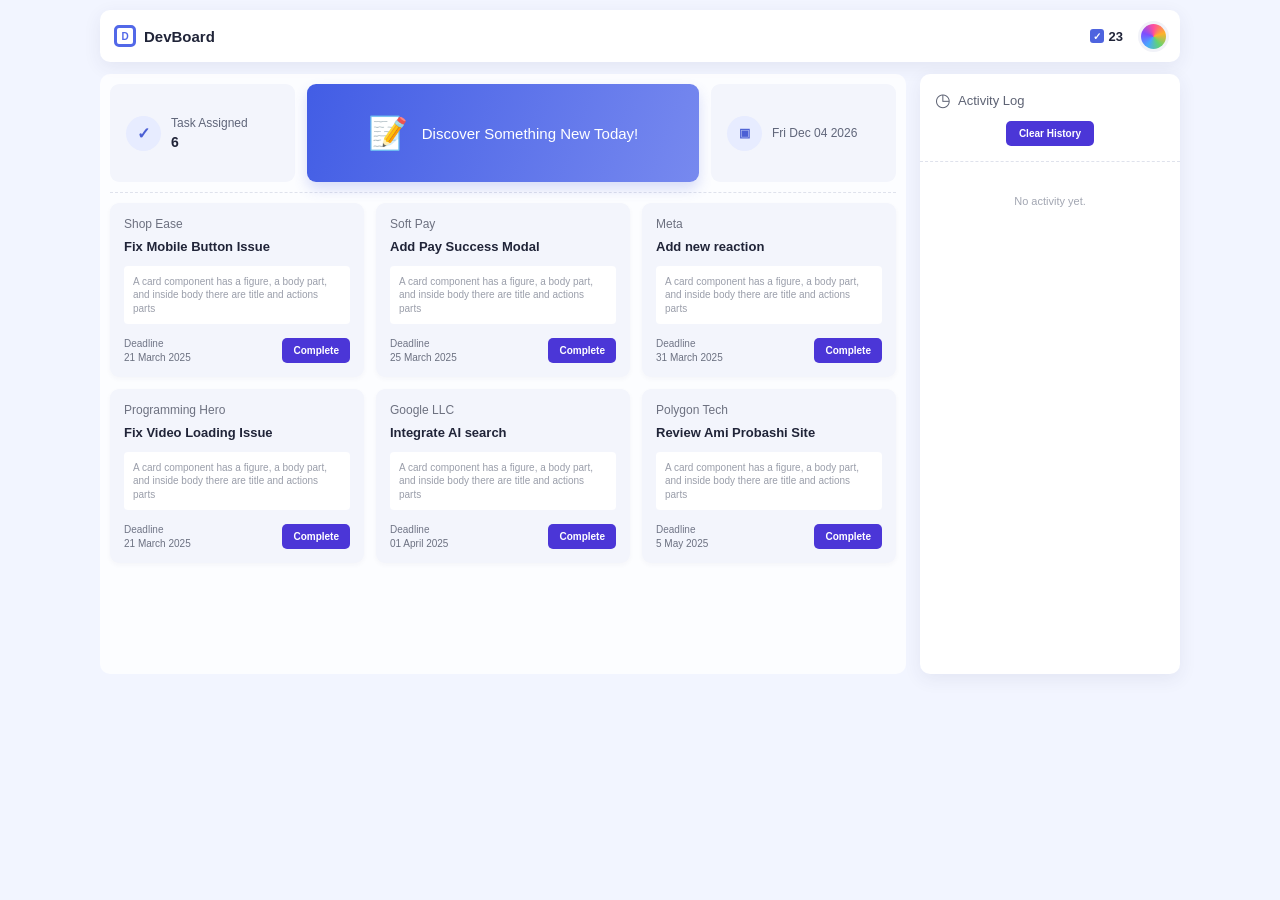
<file: index.html>
<!DOCTYPE html>
<html lang="en">
<head>
    <meta charset="UTF-8">
    <meta name="viewport" content="width=device-width, initial-scale=1.0">
    <title>DevBoard</title>
    <link rel="stylesheet" href="style.css">
</head>
<body>
    <header class="topbar">
        <div class="brand">
            <div class="brand-icon">D</div>
            <span>DevBoard</span>
        </div>

        <div class="top-actions">
            <div class="completed-counter">
                <span class="check-icon">✓</span>
                <span id="completedCount">23</span>
            </div>
            <button id="colorChangeBtn" class="color-button" type="button" aria-label="Change background color">
                <span></span>
            </button>
        </div>
    </header>

    <main class="dashboard">
        <section class="main-section">
            <div class="summary-row">
                <div class="summary-card assigned-card">
                    <div class="summary-icon">✓</div>
                    <div>
                        <p>Task Assigned</p>
                        <strong id="taskCount">6</strong>
                    </div>
                </div>

                <button id="discoverBtn" class="discover-card" type="button">
                    <span class="discover-icon">📝</span>
                    <span>Discover Something New Today!</span>
                </button>

                <div class="summary-card date-card">
                    <div class="calendar-icon">▣</div>
                    <span id="currentDate">Tue Feb 25 2025</span>
                </div>
            </div>

            <div id="taskGrid" class="task-grid"></div>
        </section>

        <aside class="activity-panel">
            <div class="activity-header">
                <div class="activity-title">
                    <span class="history-icon">◷</span>
                    <span>Activity Log</span>
                </div>
                <button id="clearHistoryBtn" type="button">Clear History</button>
            </div>

            <div id="activityLog" class="activity-log">
                <p class="empty-log">No activity yet.</p>
            </div>
        </aside>
    </main>

    <div id="alertBox" class="alert-box" role="alert" aria-live="polite"></div>

    <script src="script.js"></script>
</body>
</html>
</file>
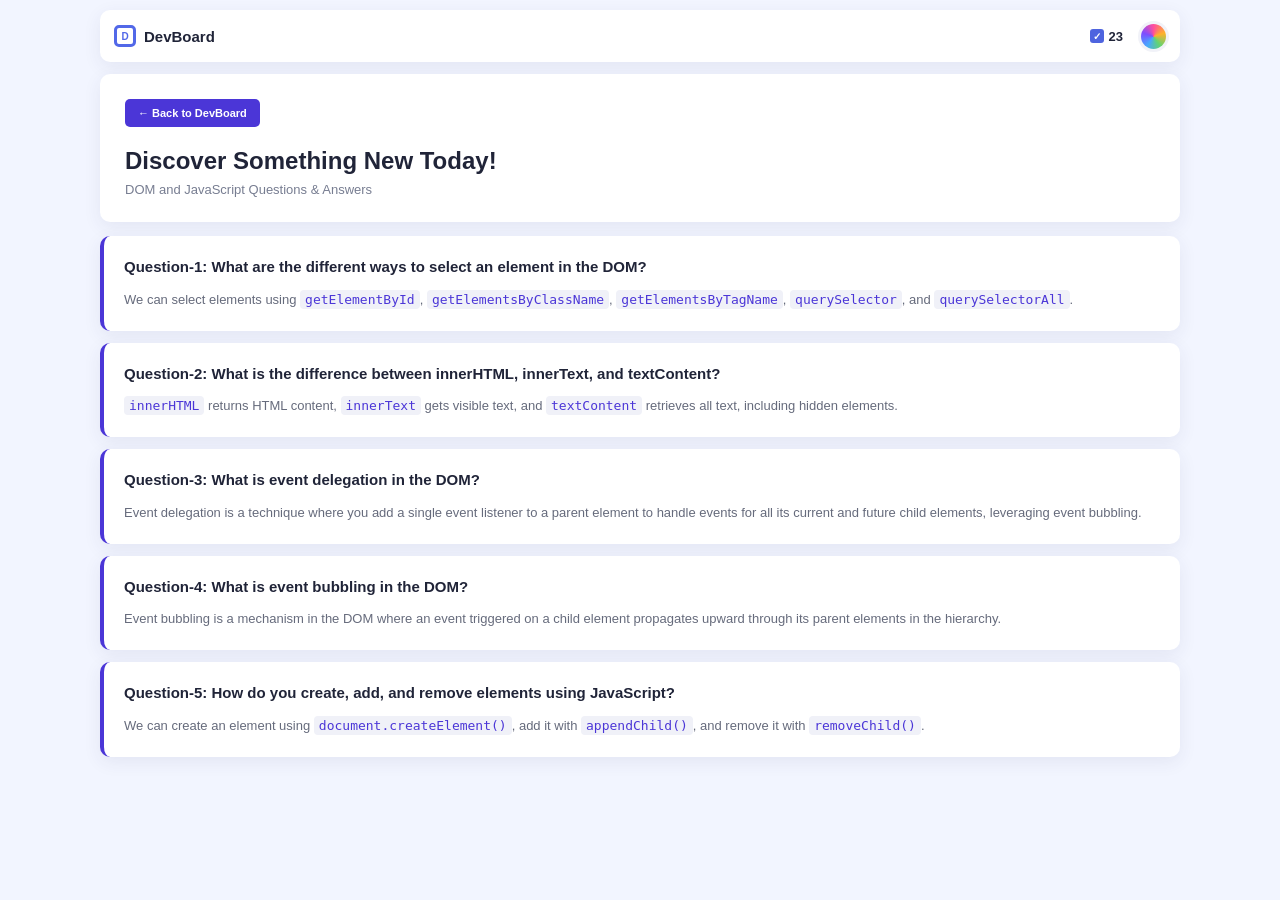
<file: questions.html>
<!DOCTYPE html>
<html lang="en">
<head>
    <meta charset="UTF-8">
    <meta name="viewport" content="width=device-width, initial-scale=1.0">
    <title>DevBoard - Discover</title>
    <link rel="stylesheet" href="style.css">
</head>
<body>
    <header class="topbar">
        <div class="brand">
            <div class="brand-icon">D</div>
            <span>DevBoard</span>
        </div>

        <div class="top-actions">
            <div class="completed-counter">
                <span class="check-icon">✓</span>
                <span id="completedCount">23</span>
            </div>
            <button id="colorChangeBtn" class="color-button" type="button" aria-label="Change background color">
                <span></span>
            </button>
        </div>
    </header>

    <main class="questions-page">
        <div class="questions-header">
            <button id="backBtn" class="back-button" type="button">← Back to DevBoard</button>
            <h1>Discover Something New Today!</h1>
            <p>DOM and JavaScript Questions & Answers</p>
        </div>

        <section class="question-list">
            <article class="question-card">
                <h2>Question-1: What are the different ways to select an element in the DOM?</h2>
                <p>We can select elements using <code>getElementById</code>, <code>getElementsByClassName</code>, <code>getElementsByTagName</code>, <code>querySelector</code>, and <code>querySelectorAll</code>.</p>
            </article>

            <article class="question-card">
                <h2>Question-2: What is the difference between innerHTML, innerText, and textContent?</h2>
                <p><code>innerHTML</code> returns HTML content, <code>innerText</code> gets visible text, and <code>textContent</code> retrieves all text, including hidden elements.</p>
            </article>

            <article class="question-card">
                <h2>Question-3: What is event delegation in the DOM?</h2>
                <p>Event delegation is a technique where you add a single event listener to a parent element to handle events for all its current and future child elements, leveraging event bubbling.</p>
            </article>

            <article class="question-card">
                <h2>Question-4: What is event bubbling in the DOM?</h2>
                <p>Event bubbling is a mechanism in the DOM where an event triggered on a child element propagates upward through its parent elements in the hierarchy.</p>
            </article>

            <article class="question-card">
                <h2>Question-5: How do you create, add, and remove elements using JavaScript?</h2>
                <p>We can create an element using <code>document.createElement()</code>, add it with <code>appendChild()</code>, and remove it with <code>removeChild()</code>.</p>
            </article>
        </section>
    </main>

    <script src="script.js"></script>
</body>
</html>
</file>
<file: style.css>
* {
    box-sizing: border-box;
    margin: 0;
    padding: 0;
}

:root {
    --page-bg: #f2f5ff;
    --surface: #ffffff;
    --soft-surface: #f3f5fc;
    --soft-blue: #eef2ff;
    --primary: #4b36d7;
    --primary-light: #6278ee;
    --text: #202438;
    --muted: #777d91;
    --border: #e8eaf3;
    --completed: #8b8f9d;
    --shadow: 0 5px 18px rgba(48, 55, 100, 0.08);
}

body {
    min-height: 100vh;
    background: var(--page-bg);
    color: var(--text);
    font-family: Arial, Helvetica, sans-serif;
    transition: background-color 0.35s ease;
    padding: 10px;
}

button {
    font: inherit;
}

.topbar {
    width: min(1080px, 100%);
    min-height: 52px;
    margin: 0 auto 12px;
    padding: 10px 14px;
    display: flex;
    align-items: center;
    justify-content: space-between;
    background: var(--surface);
    border-radius: 10px;
    box-shadow: var(--shadow);
}

.brand {
    display: flex;
    align-items: center;
    gap: 8px;
    font-size: 15px;
    font-weight: 700;
}

.brand-icon {
    width: 22px;
    height: 22px;
    border: 3px solid #5268e8;
    border-radius: 5px;
    color: #5268e8;
    display: grid;
    place-items: center;
    font-size: 10px;
    font-weight: 800;
}

.top-actions {
    display: flex;
    align-items: center;
    gap: 18px;
}

.completed-counter {
    display: flex;
    align-items: center;
    gap: 5px;
    font-size: 13px;
    font-weight: 700;
}

.check-icon {
    width: 14px;
    height: 14px;
    display: grid;
    place-items: center;
    background: #4e64df;
    color: white;
    border-radius: 3px;
    font-size: 10px;
}

.color-button {
    width: 25px;
    height: 25px;
    border: 0;
    border-radius: 50%;
    cursor: pointer;
    background: conic-gradient(#ff4d9d, #ffb12b, #63d471, #48a7ff, #7d4dff, #ff4d9d);
    box-shadow: 0 0 0 3px #f1f2f8;
    transition: transform 0.2s ease;
}

.color-button:hover {
    transform: scale(1.1);
}

.dashboard {
    width: min(1080px, 100%);
    margin: 0 auto;
    display: grid;
    grid-template-columns: minmax(0, 1fr) 260px;
    gap: 14px;
}

.main-section {
    min-width: 0;
    background: rgba(255, 255, 255, 0.8);
    border-radius: 10px;
    padding: 10px;
}

.summary-row {
    display: grid;
    grid-template-columns: 185px minmax(220px, 1fr) 185px;
    gap: 12px;
    padding-bottom: 10px;
    border-bottom: 1px dashed #dfe2ec;
}

.summary-card,
.discover-card {
    min-height: 98px;
    border: 0;
    border-radius: 9px;
    background: var(--soft-surface);
}

.summary-card {
    display: flex;
    align-items: center;
    gap: 10px;
    padding: 16px;
}

.summary-icon,
.calendar-icon {
    width: 35px;
    height: 35px;
    flex-shrink: 0;
    display: grid;
    place-items: center;
    background: #e7ecff;
    border-radius: 50%;
    color: #4b5fd4;
    font-weight: 700;
}

.summary-card p {
    color: #60667a;
    font-size: 12px;
    margin-bottom: 3px;
}

.summary-card strong {
    font-size: 14px;
}

.date-card {
    font-size: 12px;
    color: #60667a;
}

.discover-card {
    padding: 15px;
    display: flex;
    align-items: center;
    justify-content: center;
    gap: 14px;
    color: white;
    cursor: pointer;
    font-size: 15px;
    font-weight: 500;
    background: linear-gradient(110deg, #425de5, #7789ef);
    box-shadow: 0 7px 14px rgba(71, 89, 218, 0.2);
    transition: transform 0.2s ease, box-shadow 0.2s ease;
}

.discover-card:hover {
    transform: translateY(-2px);
    box-shadow: 0 10px 18px rgba(71, 89, 218, 0.28);
}

.discover-icon {
    font-size: 32px;
}

.task-grid {
    display: grid;
    grid-template-columns: repeat(3, minmax(0, 1fr));
    gap: 12px;
    padding-top: 10px;
}

.task-card {
    min-height: 174px;
    padding: 14px;
    background: var(--soft-surface);
    border-radius: 9px;
    display: flex;
    flex-direction: column;
    box-shadow: 0 2px 5px rgba(49, 55, 93, 0.04);
}

.company {
    color: #6d7180;
    font-size: 12px;
    margin-bottom: 8px;
}

.task-title {
    font-size: 13px;
    line-height: 1.3;
    margin-bottom: 10px;
}

.task-description {
    color: #9a9eaa;
    background: white;
    padding: 9px;
    min-height: 50px;
    border-radius: 4px;
    font-size: 10px;
    line-height: 1.35;
    margin-bottom: 9px;
}

.task-footer {
    margin-top: auto;
    display: flex;
    align-items: flex-end;
    justify-content: space-between;
    gap: 8px;
}

.deadline {
    color: #717687;
    font-size: 10px;
}

.deadline strong {
    display: block;
    color: #6c7181;
    margin-top: 3px;
    font-weight: 500;
}

.complete-button {
    border: 0;
    border-radius: 5px;
    padding: 7px 11px;
    background: var(--primary);
    color: white;
    font-size: 10px;
    font-weight: 700;
    cursor: pointer;
    transition: background-color 0.2s ease, transform 0.15s ease;
}

.complete-button:hover {
    transform: translateY(-1px);
}

.complete-button.completed {
    background: var(--completed);
    cursor: default;
}

.activity-panel {
    min-height: 600px;
    background: var(--surface);
    border-radius: 10px;
    box-shadow: var(--shadow);
    overflow: hidden;
}

.activity-header {
    padding: 15px;
    border-bottom: 1px dashed #dfe2ec;
}

.activity-title {
    display: flex;
    align-items: center;
    gap: 7px;
    font-size: 13px;
    color: #5e6374;
    margin-bottom: 10px;
}

.history-icon {
    font-size: 18px;
}

#clearHistoryBtn {
    display: block;
    margin: 0 auto;
    border: 0;
    border-radius: 5px;
    background: var(--primary);
    color: white;
    padding: 7px 13px;
    font-size: 10px;
    font-weight: 700;
    cursor: pointer;
}

.activity-log {
    padding: 13px 15px;
}

.activity-item {
    padding: 9px 0;
    border-bottom: 1px solid #f0f1f6;
    color: #656a7b;
    font-size: 11px;
    line-height: 1.5;
}

.empty-log {
    color: #a2a6b2;
    font-size: 11px;
    text-align: center;
    padding-top: 20px;
}

.alert-box {
    position: fixed;
    left: 50%;
    bottom: 22px;
    transform: translate(-50%, 120px);
    background: #25293b;
    color: white;
    padding: 12px 18px;
    border-radius: 7px;
    font-size: 12px;
    box-shadow: 0 8px 25px rgba(0, 0, 0, 0.2);
    opacity: 0;
    pointer-events: none;
    transition: opacity 0.25s ease, transform 0.25s ease;
    z-index: 1000;
}

.alert-box.show {
    opacity: 1;
    transform: translate(-50%, 0);
}

.questions-page {
    width: min(1080px, 100%);
    margin: 0 auto;
}

.questions-header {
    background: var(--surface);
    border-radius: 10px;
    padding: 25px;
    margin-bottom: 14px;
    box-shadow: var(--shadow);
}

.back-button {
    border: 0;
    background: var(--primary);
    color: white;
    padding: 8px 13px;
    border-radius: 5px;
    cursor: pointer;
    font-size: 11px;
    font-weight: 700;
    margin-bottom: 20px;
}

.questions-header h1 {
    font-size: 24px;
    margin-bottom: 7px;
}

.questions-header p {
    color: var(--muted);
    font-size: 13px;
}

.question-list {
    display: grid;
    gap: 12px;
}

.question-card {
    background: var(--surface);
    border-radius: 10px;
    padding: 20px;
    box-shadow: var(--shadow);
    border-left: 4px solid var(--primary);
}

.question-card h2 {
    font-size: 15px;
    line-height: 1.5;
    margin-bottom: 10px;
}

.question-card p {
    color: #666b7c;
    font-size: 13px;
    line-height: 1.7;
}

code {
    background: #f0f1f8;
    color: #4b36d7;
    padding: 2px 5px;
    border-radius: 4px;
    font-family: Consolas, monospace;
}

@media (max-width: 850px) {
    .dashboard {
        grid-template-columns: 1fr;
    }

    .activity-panel {
        min-height: 250px;
    }

    .task-grid {
        grid-template-columns: repeat(2, minmax(0, 1fr));
    }
}

@media (max-width: 620px) {
    body {
        padding: 6px;
    }

    .summary-row {
        grid-template-columns: 1fr;
    }

    .task-grid {
        grid-template-columns: 1fr;
    }

    .topbar {
        padding: 10px;
    }

    .questions-header h1 {
        font-size: 20px;
    }
}
</file>
